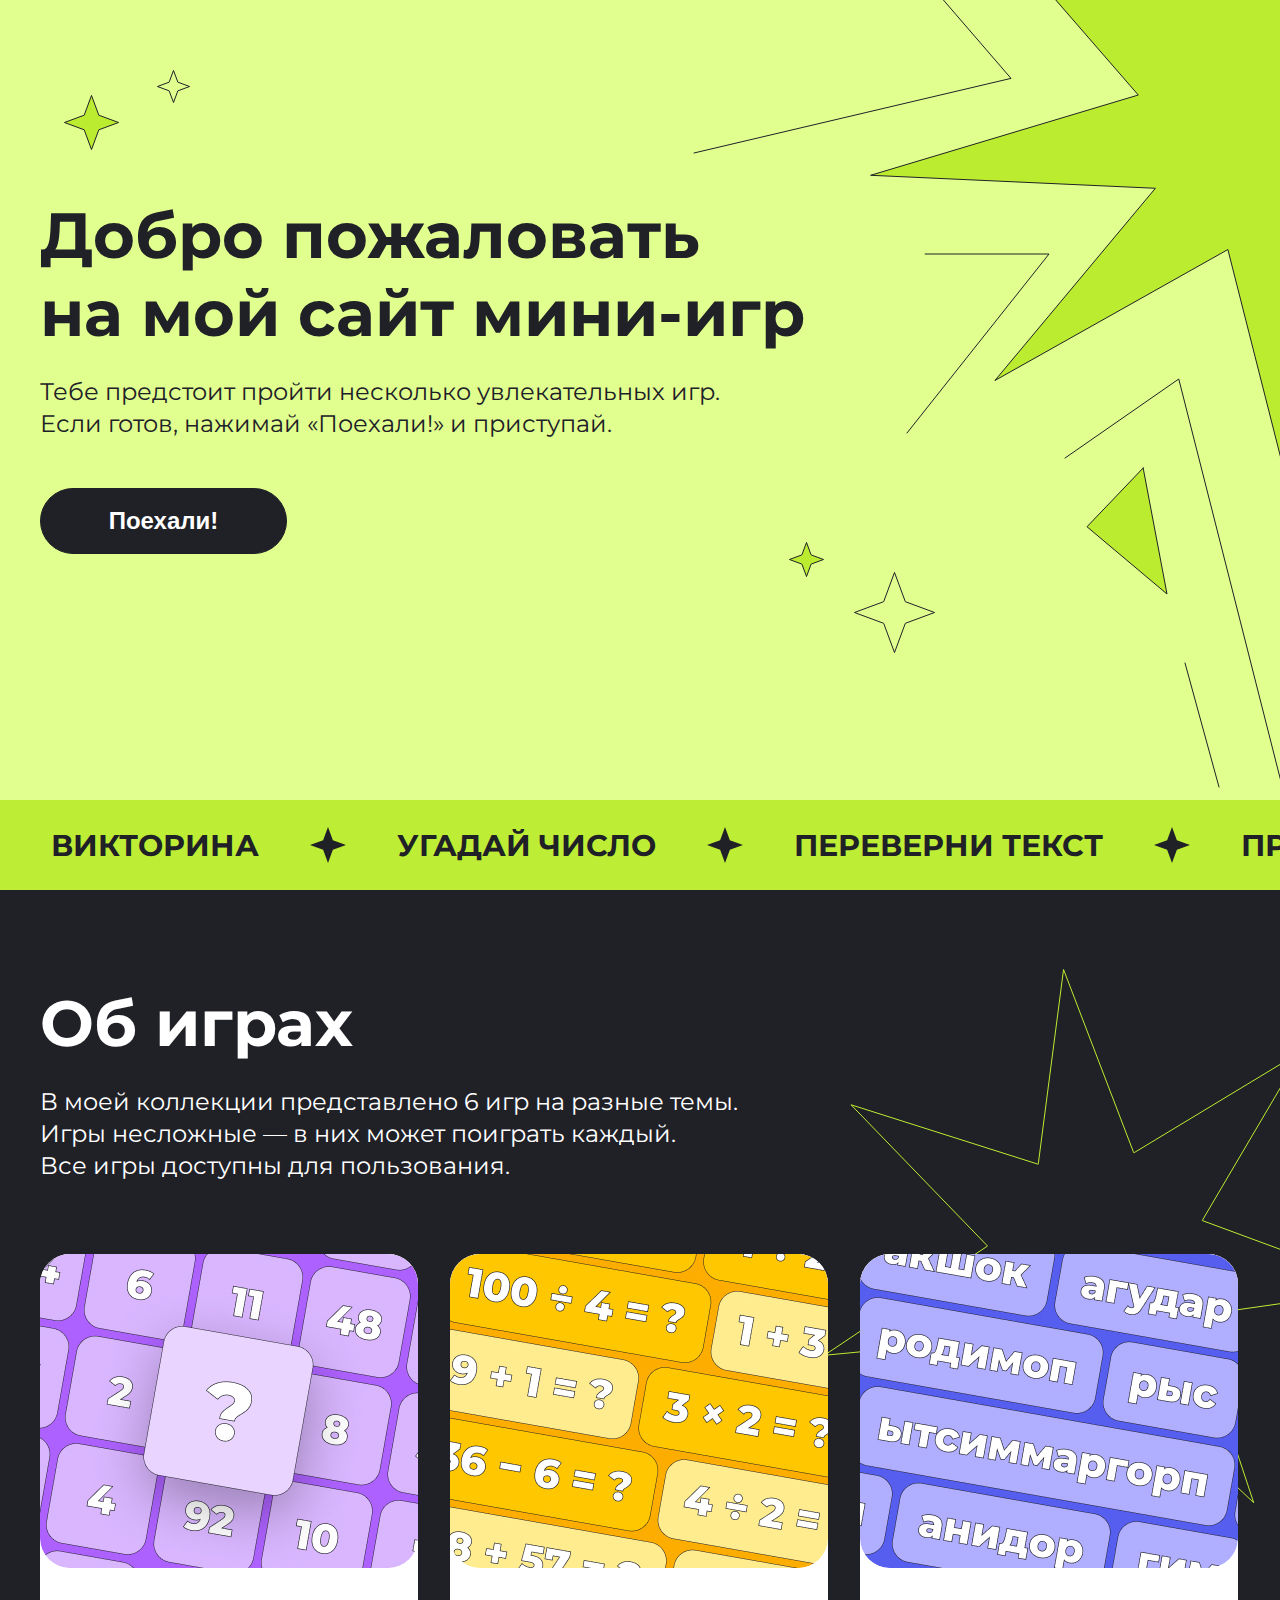
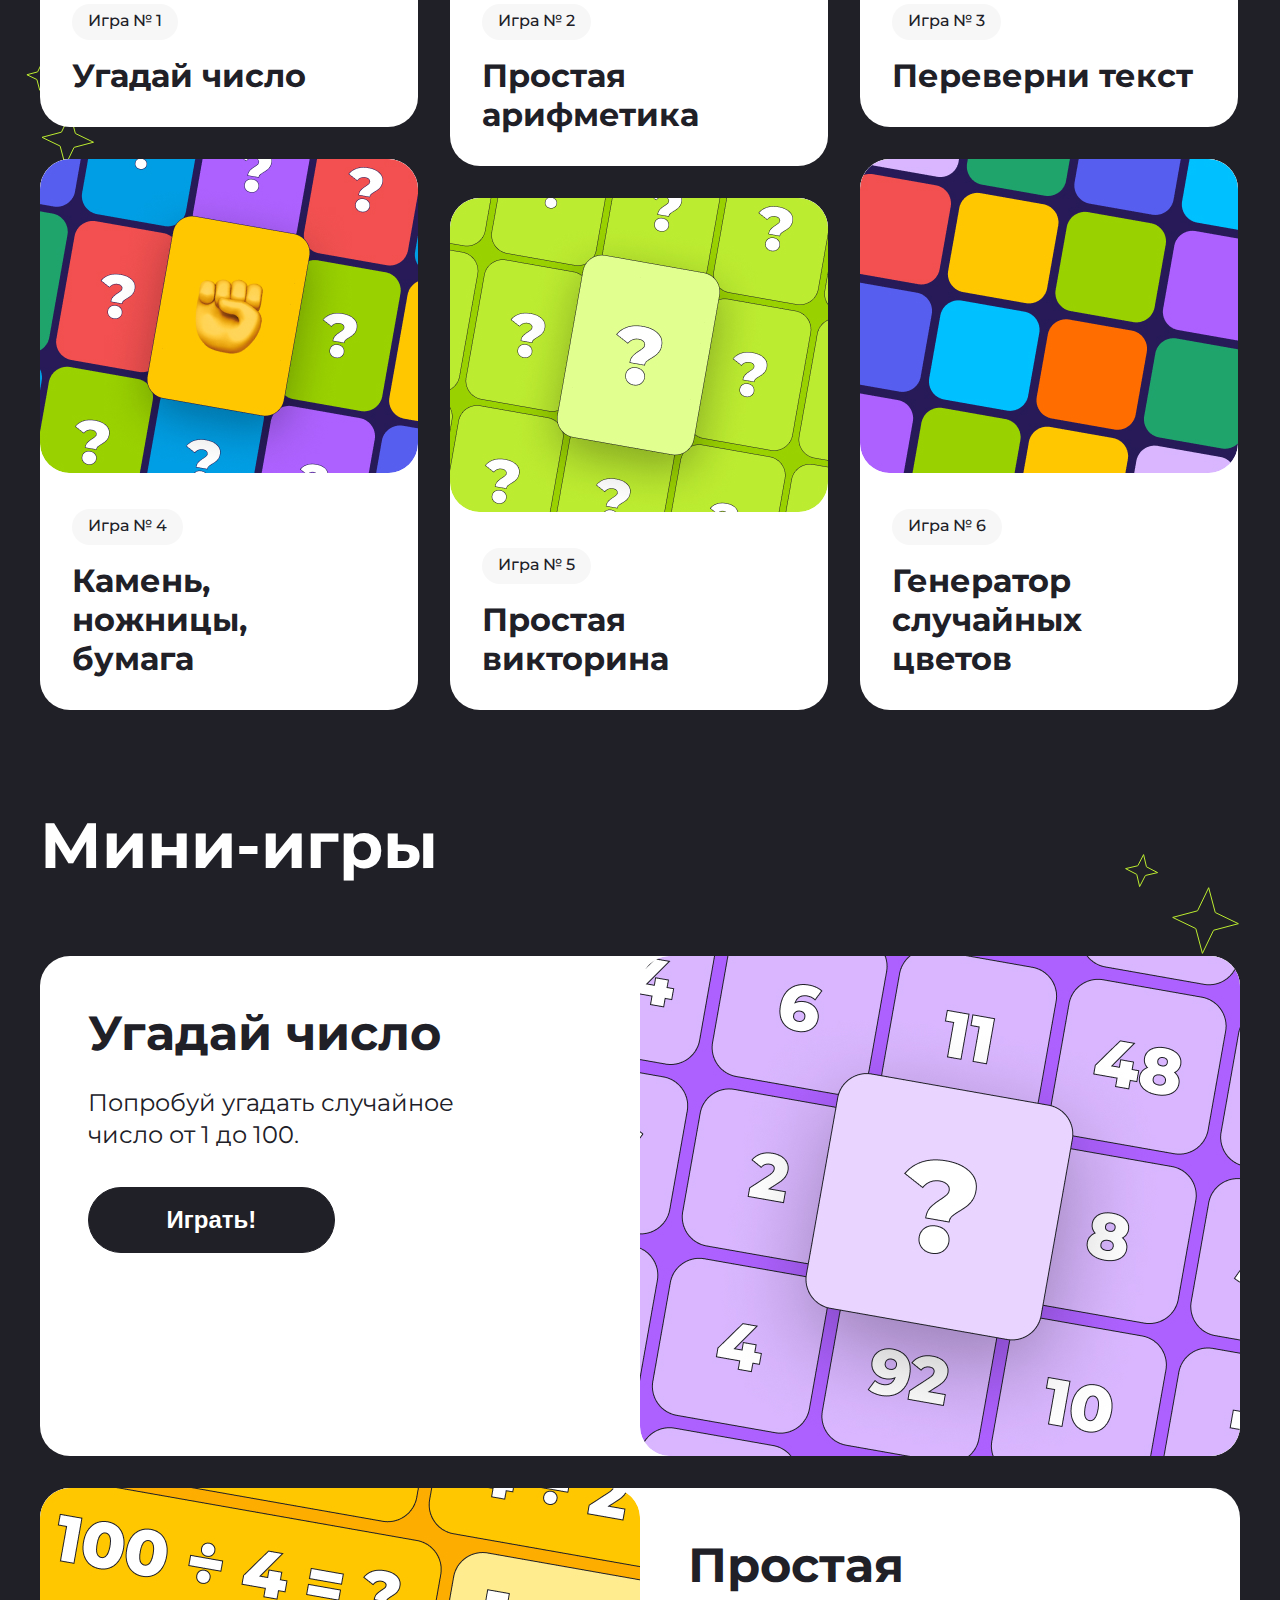
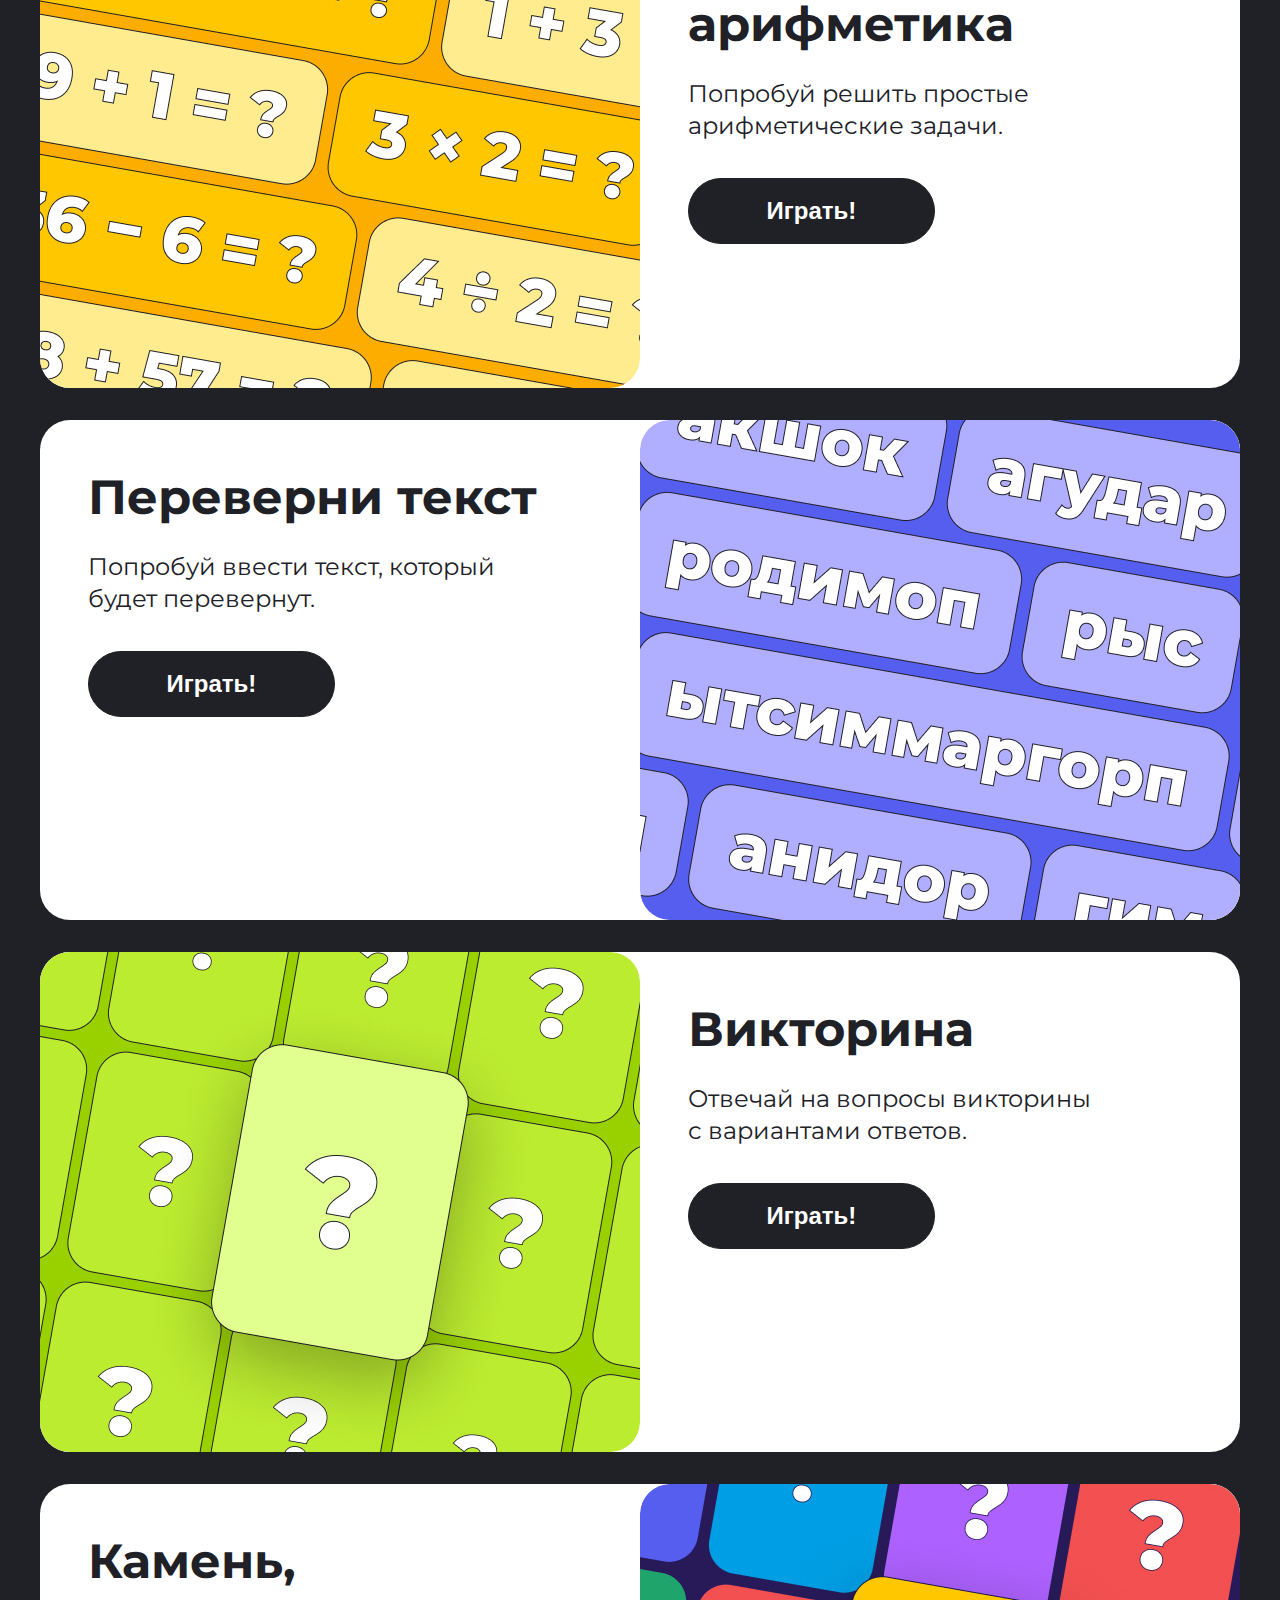
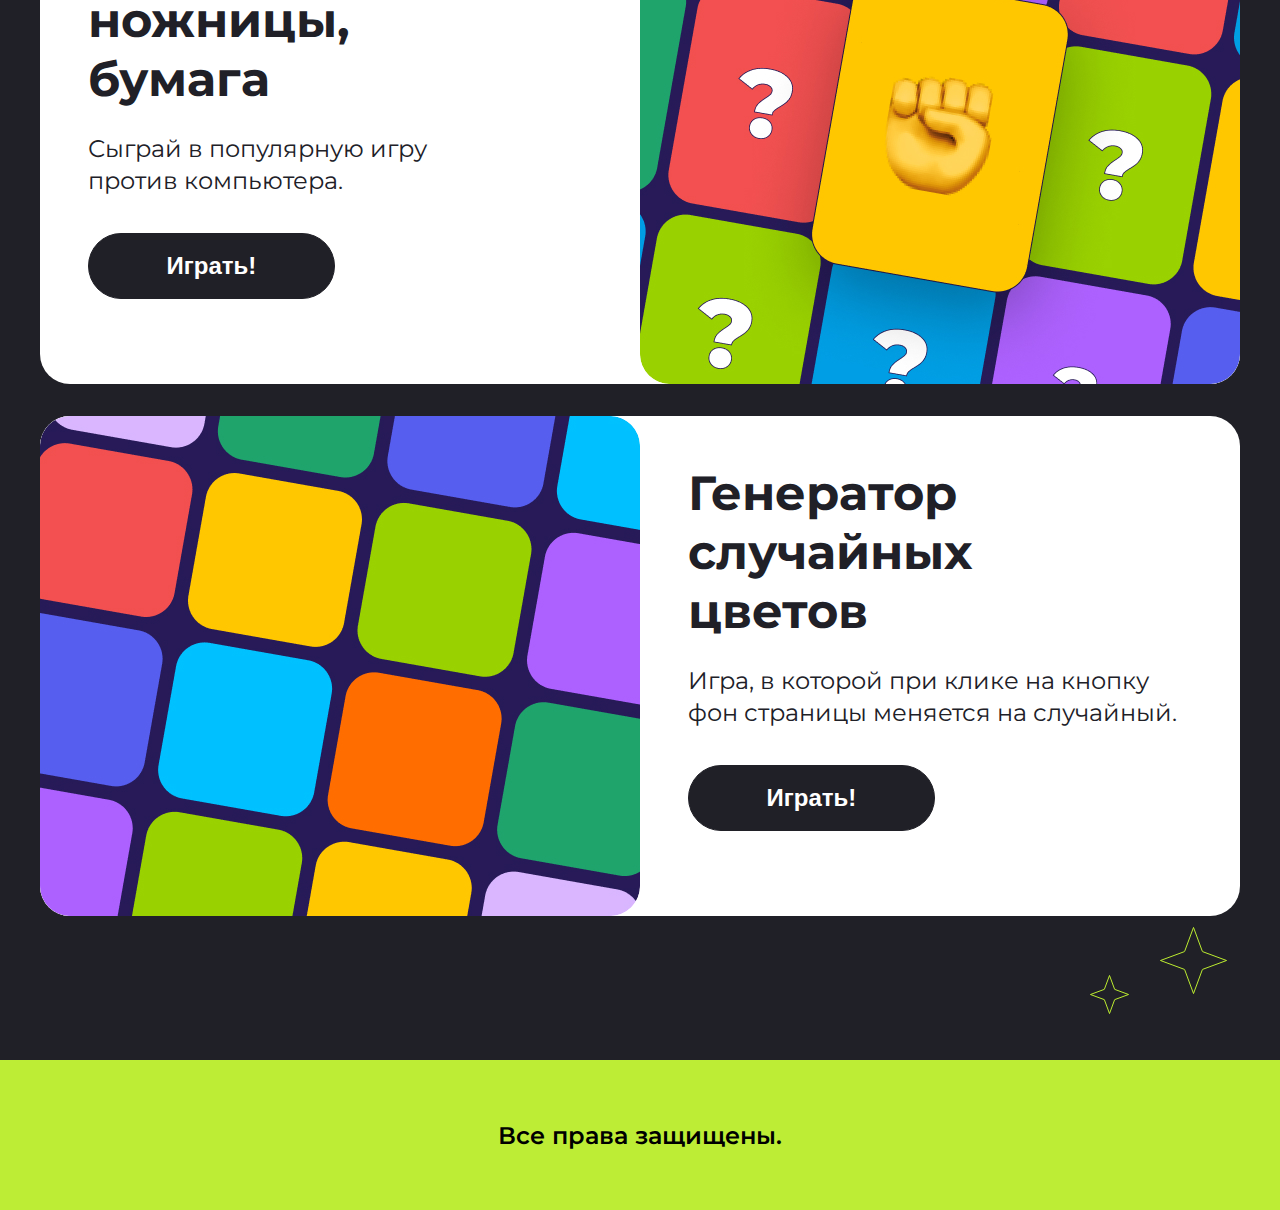
<file: index.html>
<!DOCTYPE html>
<html lang="en">

<head>
    <meta charset="UTF-8">
    <meta name="viewport" content="width=device-width, initial-scale=1.0">
    <title>Document</title>
    <link rel="preconnect" href="https://fonts.googleapis.com">
    <link rel="preconnect" href="https://fonts.gstatic.com" crossorigin>
    <link href="https://fonts.googleapis.com/css2?family=Montserrat:ital,wght@0,100..900;1,100..900&display=swap"
        rel="stylesheet">
    <link rel="stylesheet" href="style.css">
</head>

<body>

    <div class="top center">
        <div class="top-content">
            <div class="top-headline">
                <h1 class="top-headline__title">Добро пожаловать на&nbsp;мой сайт мини-игр</h1>
                <p class="top-headline__text">Тебе предстоит пройти несколько увлекательных игр. Если&nbsp;готов,
                    нажимай
                    «Поехали!» и приступай.</p>
            </div>
            <button class="top-button"
                onclick="document.querySelector('.games').scrollIntoView({ behavior: 'smooth'})">Поехали!</button>
        </div>

        <img class="top__star top__star-big" src="img/star-top/star-big.svg" alt="star-big">
        <img class="top__star top__star-mob" src="img/star-top/star-bid-mob.svg" alt="star-mob">
        <img class="top__star top__star-1" src="img/star-top/star-1.svg" alt="star-1">
        <img class="top__star top__star-2" src="img/star-top/star-2.svg" alt="star-2">
        <img class="top__star top__star-3" src="img/star-top/star-3.svg" alt="star-3">
        <img class="top__star top__star-4" src="img/star-top/star-4.svg" alt="star-4">
    </div>

    <div class="tape">
        <div class="tape__total">
            <h1 class="tape__text">ВИКТОРИНА</h1>
            <img class="tape__img" src="img/star-tape.svg" alt="star-tape">

            <h1 class="tape__text">УГАДАЙ&nbsp;ЧИСЛО</h1>
            <img class="tape__img" src="img/star-tape.svg" alt="star-tape">

            <h1 class="tape__text">ПЕРЕВЕРНИ&nbsp;ТЕКСТ</h1>
            <img class="tape__img" src="img/star-tape.svg" alt="star-tape">

            <h1 class="tape__text">ПРОСТАЯ&nbsp;АРИФМЕТИКА</h1>
            <img class="tape__img" src="img/star-tape.svg" alt="star-tape">

            <h1 class="tape__text">КАМЕНЬ,&nbsp;НОЖНИЦЫ,&nbsp;БУМАГА</h1>
            <img class="tape__img" src="img/star-tape.svg" alt="star-tape">

            <h1 class="tape__text">ГЕНЕРАТОР&nbsp;СЛУЧАЙНЫХ&nbsp;ЧИСЕЛ</h1>
            <img class="tape__img" src="img/star-tape.svg" alt="star-tape">
        </div>
        <div class="tape-double__total">
            <!-- повтор для плавности -->
            <h1 class="tape__text">ВИКТОРИНА</h1>
            <img class="tape__img" src="img/star-tape.svg" alt="star-tape">

            <h1 class="tape__text">УГАДАЙ&nbsp;ЧИСЛО</h1>
            <img class="tape__img" src="img/star-tape.svg" alt="star-tape">

            <h1 class="tape__text">ПЕРЕВЕРНИ&nbsp;ТЕКСТ</h1>
            <img class="tape__img" src="img/star-tape.svg" alt="star-tape">

            <h1 class="tape__text">ПРОСТАЯ&nbsp;АРИФМЕТИКА</h1>
            <img class="tape__img" src="img/star-tape.svg" alt="star-tape">

            <h1 class="tape__text">КАМЕНЬ,&nbsp;НОЖНИЦЫ,&nbsp;БУМАГА</h1>
            <img class="tape__img" src="img/star-tape.svg" alt="star-tape">

            <h1 class="tape__text">ГЕНЕРАТОР&nbsp;СЛУЧАЙНЫХ&nbsp;ЧИСЕЛ</h1>
            <img class="tape__img" src="img/star-tape.svg" alt="star-tape">
        </div>
    </div>



    <div class="games center">
        <div class="games-content">

            <div class="games-description">
                <h1 class="games-description__title">Об играх</h1>
                <p class="games-description__text">В моей коллекции представлено 6 игр на разные темы.
                    Игры&nbsp;несложные — в них может поиграть каждый. Все&nbsp;игры&nbsp;доступны для пользования.</p>
            </div>

            <section class="games__info">
                <div class="games__block">
                    <div class="games__link"
                        onclick="document.querySelector('#game-1').scrollIntoView({ behavior: 'smooth'})">
                        <div class="games__icon games__icon_1">
                            <img src="img/games/game-1.jpg" alt="g-icon" class="games__img">
                            <div class="games-text">
                                <h4 class="games-text__number">Игра № 1</h4>
                                <h2 class="games-text__name">Угадай число</h2>
                            </div>
                        </div>
                    </div>
                    <div class="games__link"
                        onclick="document.querySelector('#game-4').scrollIntoView({ behavior: 'smooth'})">
                        <div class="games__icon games__icon_4">
                            <img src="img/games/game-4.jpg" alt="g-icon" class="games__img">
                            <div class="games-text">
                                <h4 class="games-text__number">Игра № 4</h4>
                                <h2 class="games-text__name">Камень, ножницы, <br>бумага</h2>
                            </div>
                        </div>
                    </div>
                </div>
                <div class="games__block">
                    <div class="games__link"
                        onclick="document.querySelector('#game-2').scrollIntoView({ behavior: 'smooth'})">
                        <div class="games__icon games__icon_2">
                            <img src="img/games/game-2.jpg" alt="g-icon" class="games__img">
                            <div class="games-text">
                                <h4 class="games-text__number">Игра № 2</h4>
                                <h2 class="games-text__name">Простая арифметика</h2>
                            </div>
                        </div>
                    </div>
                    <div class="games__link"
                        onclick="document.querySelector('#game-5').scrollIntoView({ behavior: 'smooth'})">
                        <div class="games__icon games__icon_5">
                            <img src="img/games/game-5.jpg" alt="g-icon" class="games__img">
                            <div class="games-text">
                                <h4 class="games-text__number">Игра № 5</h4>
                                <h2 class="games-text__name">Простая викторина</h2>
                            </div>
                        </div>
                    </div>
                </div>
                <div class="games__block">
                    <div class="games__link"
                        onclick="document.querySelector('#game-3').scrollIntoView({ behavior: 'smooth'})">
                        <div class="games__icon games__icon_3">
                            <img src="img/games/game-3.jpg" alt="g-icon" class="games__img">
                            <div class="games-text">
                                <h4 class="games-text__number">Игра № 3</h4>
                                <h2 class="games-text__name">Переверни текст</h2>
                            </div>
                        </div>
                    </div>
                    <div class="games__link"
                        onclick="document.querySelector('#game-6').scrollIntoView({ behavior: 'smooth'})">
                        <div class="games__icon games__icon_6">
                            <img src="img/games/game-6.jpg" alt="g-icon" class="games__img">
                            <div class="games-text">
                                <h4 class="games-text__number">Игра № 6</h4>
                                <h2 class="games-text__name">Генератор случайных цветов</h2>
                            </div>
                        </div>
                    </div>
                </div>
            </section>
        </div>

        <img class="games__star games__star-big" src="img/star-games/star-big.svg" alt="star-big">
        <img class="games__star games__star-1" src="img/star-games/star-1.svg" alt="star-1">
        <img class="games__star games__star-2" src="img/star-games/star-2.svg" alt="star-2">
    </div>

    <div class="short center">
        <div class="short-content">
            <div class="short-title">
                <h1 class="short-title__text">Мини-игры</h1>
            </div>

            <section class="short-info">
                <div class="short__icon short__icon_1" id="game-1">
                    <img src="img/short/game-1.jpg" alt="g-icon" class="short__img">
                    <div class="short-text">
                        <h2 class="short-text__name">Угадай число</h2>
                        <p class="short-text__text">Попробуй угадать случайное<br>число от 1 до 100.</p>
                        <button class="short-text__button" onclick="gameRandom()">Играть!</button>
                    </div>
                </div>
                <div class="short__icon short__icon_2" id="game-2">
                    <img src="img/short/game-2.jpg" alt="g-icon" class="short__img">
                    <div class="short-text">
                        <h2 class="short-text__name">Простая арифметика</h2>
                        <p class="short-text__text">Попробуй решить простые арифметические задачи.</p>
                        <button class="short-text__button" onclick="gameArithmetic()">Играть!</button>
                    </div>
                </div>
                <div class="short__icon short__icon_1" id="game-3">
                    <img src="img/short/game-3.jpg" alt="g-icon" class="short__img">
                    <div class="short-text">
                        <h2 class="short-text__name">Переверни текст</h2>
                        <p class="short-text__text">Попробуй ввести текст, который будет&nbsp;перевернут.</p>
                        <button class="short-text__button" onclick="gameText()">Играть!</button>
                    </div>
                </div>
                <div class="short__icon short__icon_2" id="game-5">
                    <img src="img/short/game-4.jpg" alt="g-icon" class="short__img">
                    <div class="short-text">
                        <h2 class="short-text__name">Викторина</h2>
                        <p class="short-text__text">Отвечай на вопросы викторины с&nbsp;вариантами ответов.</p>
                        <button class="short-text__button" onclick="gameQuiz()">Играть!</button>
                    </div>
                </div>
                <div class="short__icon short__icon_1" id="game-4">
                    <img src="img/short/game-5.jpg" alt="g-icon" class="short__img">
                    <div class="short-text">
                        <h2 class="short-text__name">Камень, <br>ножницы, <br>бумага</h2>
                        <p class="short-text__text">Сыграй в популярную игру против&nbsp;компьютера.</p>
                        <button class="short-text__button" onclick="gameRSP()">Играть!</button>
                    </div>
                </div>
                <div class="short__icon short__icon_2" id="game-6">
                    <img src="img/short/game-6.jpg" alt="g-icon" class="short__img">
                    <div class="short-text">
                        <h2 class="short-text__name">Генератор случайных <br>цветов</h2>
                        <p class="short-text__text">Игра, в которой при клике на кнопку фон страницы меняется на
                            случайный.
                        </p>
                        <button class="short-text__button" id="btn-color" onclick="gameColor()">Играть!</button>
                    </div>
                </div>
            </section>
        </div>
        <img class="short__star short__star-1" src="img/star-short/star-1.svg" alt="star-1">
        <img class="short__star short__star-2" src="img/star-short/star-2.svg" alt="star-2">
        <img class="short__star short__star-3" src="img/star-short/star-3.svg" alt="star-3">
        <img class="short__star short__star-4" src="img/star-short/star-4.svg" alt="star-4">

        <script src="games.js"></script>

    </div>
    <footer class="footer center">
        <h1 class="footer-title">Все права защищены.</h1>
    </footer>
</body>

</html>
</file>
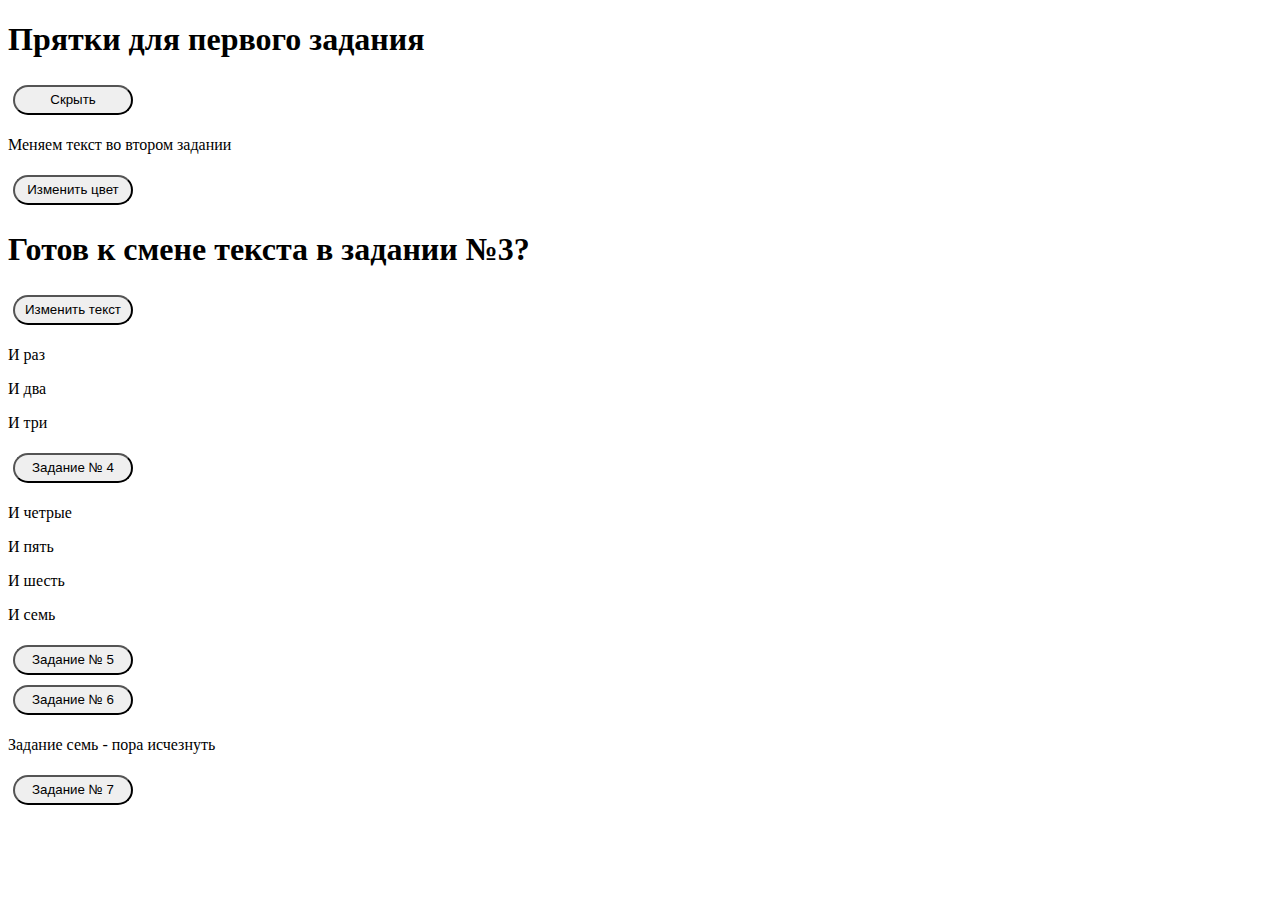
<file: index-hw-9.html>
<!DOCTYPE html>
<html lang="en">

<head>
    <meta charset="UTF-8">
    <meta name="viewport" content="width=device-width, initial-scale=1.0">
    <title>Document</title>
    <style>
        .h1-hidden {
            display: none;
        }
        .btn {
            width: 120px;
            height: 30px;
            border-radius: 30px;
            margin: 5px;
        }


    </style>
</head>

<body>
    <div>
        <h1 class="h1">Прятки для первого задания</h1>
        <button id="btn-one" class="btn">Скрыть</button>
    </div>
    <div>
        <p>Меняем текст во втором задании</p>
        <button id="btn-two" class="btn">Изменить цвет</button>
    </div>
    <div>
        <h1 id="h1">Готов к смене текста в задании №3?</h1>
        <button id="btn-three" class="btn">Изменить текст</button>
    </div>
    <div>
        <p class="description">И раз</p>
        <p class="description">И два</p>
        <p class="description">И три</p>
    
        <button id="btn-four" class="btn">Задание № 4</button>
    </div>
    <div>
        <p class="description-none">И четрые</p>
        <p class="description">И пять</p>
        <p class="description-none">И шесть</p>
        <p class="description">И семь</p>
    
        <button id="btn-five" class="btn">Задание № 5</button>
    </div>
    <div>
        <div id="task-six"></div>
        <button id="btn-six" class="btn">Задание № 6</button>
    </div>
    <div>
        <p id="p">Задание семь - пора исчезнуть</p>
        <button id="btn-seven" class="btn">Задание № 7</button>
    </div>

    <script>
        const taskOne = document.querySelector('h1');
        const btnOne = document.querySelector('#btn-one');
        btnOne.addEventListener('click', () => {
            taskOne.classList.toggle('h1-hidden');
        })

        const taskTwo = document.querySelector('p');
        const btnTwo = document.querySelector('#btn-two');
        btnTwo.addEventListener('click', () => {
            taskTwo.style.color = 'blue';
        })

        const taskThree = document.querySelector('#h1');   //для наглядности сделано через id к конкретному заголовку
        const btnThree = document.querySelector('#btn-three');
        btnThree.addEventListener('click', () => {
            taskThree.textContent = 'Привет, мир!';
        })

        const taskFour = document.querySelectorAll('.description');
        const btnFour = document.querySelector('#btn-four');
        btnFour.addEventListener('click', () => {
            taskFour.forEach(el => {
                el.textContent = 'Измененный текст';
            })
        })
        const taskFive = document.querySelectorAll('.description');
        const btnFive = document.querySelector('#btn-five');
        btnFive.addEventListener('click', () => {
            taskFive.forEach(el => {
                el.textContent = 'Новый текст';
            })
        })

        const taskSix = document.querySelector('body');
        const btnSix = document.querySelector('#btn-six');
        btnSix.addEventListener('click', () => {
            const paragraphSix = document.createElement('p');
            paragraphSix.textContent = 'Новый абзац';
            taskSix.appendChild(paragraphSix);
        })

        const taskSeven = document.querySelector('#p'); //для наглядности сделано через id к конкретному заголовку
        const btnSeven = document.querySelector('#btn-seven');
        btnSeven.addEventListener('click', () => {
            taskSeven.remove();
        })





    </script>

</body>

</html>
</file>
<file: style.css>
* {
  margin: 0;
  padding: 0;
}

.center {
  padding-left: calc(50% - 600px);
  padding-right: calc(50% - 600px);
}

body {
  font-family: "Montserrat", sans-serif;
}

.top {
  height: 800px;
  background-color: #E1FF8F;
  position: relative;
}
.top-content {
  padding-top: 196px;
  width: 768px;
  display: flex;
  flex-direction: column;
  justify-content: flex-start;
  align-items: flex-start;
  gap: 48px;
  position: absolute;
}
.top__star {
  position: absolute;
}
.top__star-big {
  right: 0;
  top: 0;
}
.top__star-mob {
  display: none;
}
.top__star-1 {
  left: 63px;
  top: 94px;
}
.top__star-2 {
  left: 156px;
  top: 69px;
}
.top__star-3 {
  right: 455px;
  bottom: 222px;
}
.top__star-4 {
  right: 344px;
  bottom: 146px;
}
.top-headline__title {
  color: #202027;
  font-size: 64px;
  font-weight: 700;
  line-height: 78px;
  padding-bottom: 24px;
  max-width: 768px;
}
.top-headline__text {
  color: #202027;
  font-size: 24px;
  font-weight: 400;
  line-height: 32px;
}
.top-button {
  color: #fff;
  font-size: 24px;
  font-weight: 600;
  line-height: 141.69%;
  width: 247px;
  height: 66px;
  box-sizing: border-box;
  border: 1px solid #202027;
  border-radius: 60px;
  background: #202027;
  transition: all 0.3s;
}
.top-button:hover {
  color: #202027;
  background-color: #fff;
  border: 1px solid #000;
}

@keyframes scroll {
  from {
    transform: translateX(100%);
  }
  to {
    transform: translateX(-100%);
  }
}
@keyframes scrollDouble {
  from {
    transform: translateX(0%);
  }
  to {
    transform: translateX(-200%);
  }
}
.tape {
  max-width: 100%;
  background-color: #BDED35;
  overflow-x: hidden;
  display: flex;
  height: 90px;
}
.tape__total {
  position: relative;
  background-color: #BDED35;
  display: flex;
  flex-direction: row;
  justify-content: space-around;
  align-items: center;
  white-space: nowrap;
  animation: scroll 20s linear infinite;
  animation-delay: -20s;
}
.tape-double__total {
  position: relative;
  background-color: #BDED35;
  display: flex;
  flex-direction: row;
  justify-content: space-around;
  align-items: center;
  white-space: nowrap;
  animation: scrollDouble 20s linear infinite;
  animation-delay: -10s;
}
.tape__text {
  padding-top: 27px;
  padding-bottom: 27px;
  padding-left: 51px;
  padding-right: 51px;
  color: #202027;
  font-size: 30px;
  font-weight: 700;
  line-height: 110%;
}

.games {
  background-color: #202027;
  box-sizing: border-box;
  position: relative;
  height: 1470px;
}
.games-content {
  position: absolute;
  z-index: 1;
}
.games__star {
  position: absolute;
}
.games__star-big {
  right: 0;
  top: 77px;
}
.games__star-1 {
  left: 25px;
  top: 770px;
}
.games__star-2 {
  left: 40px;
  top: 822px;
}
.games-description {
  padding-top: 94px;
  padding-bottom: 72px;
  display: flex;
  flex-direction: column;
  justify-content: flex-start;
  align-items: flex-start;
  gap: 24px;
}
.games-description__title {
  color: #fff;
  font-size: 64px;
  font-weight: 700;
  line-height: 78px;
}
.games-description__text {
  width: 788px;
  color: #fff;
  font-size: 24px;
  font-weight: 400;
  line-height: 32px;
}
.games-mini {
  display: none;
}
.games__info {
  box-sizing: border-box;
  display: flex;
  flex-wrap: wrap;
  justify-content: center;
  -moz-column-gap: 32px;
       column-gap: 32px;
}
.games__block {
  display: flex;
  row-gap: 32px;
  flex-direction: column;
}
.games__block-mob {
  display: none;
}
.games__link {
  display: block;
  text-decoration: none;
}
.games__icon {
  background-color: #fff;
  border-radius: 30px;
  transition: all 0.5s;
}
.games__icon_1 {
  height: 473px;
}
.games__icon_2 {
  height: 512px;
}
.games__icon_3 {
  height: 473px;
}
.games__icon_4 {
  height: 551px;
}
.games__icon_5 {
  height: 512px;
}
.games__icon_6 {
  height: 551px;
}
.games__icon:hover {
  transform: scale(1.1);
}
.games__img {
  border-radius: 30px;
  height: 314px;
}
.games-text {
  width: 314px;
  padding: 32px 32px 36px 32px;
  text-decoration: none;
}
.games-text__number {
  color: #202027;
  font-size: 16px;
  font-weight: 500;
  line-height: 110%;
  margin-bottom: 16px;
  padding: 8px 16px 10px 16px;
  width: -moz-fit-content;
  width: fit-content;
  background-color: #f7f7f7;
  border-radius: 52.82px;
}
.games-text__name {
  color: #202027;
  font-size: 32px;
  font-weight: 700;
  line-height: 39px;
}

.short {
  height: 3500px;
  background-color: #202027;
  box-sizing: border-box;
  position: relative;
}
.short-content {
  position: absolute;
  z-index: 1;
}
.short__star {
  position: absolute;
}
.short__star-1 {
  right: 120px;
  top: 93px;
}
.short__star-2 {
  right: 40px;
  top: 126px;
}
.short__star-3 {
  right: 150px;
  bottom: 45px;
}
.short__star-4 {
  right: 52px;
  bottom: 65px;
}
.short-title {
  padding-top: 46px;
  padding-bottom: 72px;
}
.short-title__text {
  color: #fff;
  font-size: 64px;
  font-weight: 700;
  line-height: 78px;
}
.short-info {
  box-sizing: border-box;
  display: flex;
  gap: 32px;
  flex-direction: column;
}
.short__icon {
  width: 1200px;
  height: 500px;
  display: flex;
  justify-content: space-between;
  border-radius: 30px;
  background-color: #fff;
}
.short__icon_1 {
  flex-direction: row-reverse;
}
.short__icon_2 {
  flex-direction: row;
}
.short__img {
  border-radius: 30px;
  height: 500px;
  width: 600px;
}
.short-text {
  padding: 48px 48px 48px 48px;
  text-decoration: none;
  width: 504px;
}
.short-text__name {
  color: #202027;
  font-size: 48px;
  font-weight: 700;
  line-height: 59px;
  padding-bottom: 24px;
}
.short-text__text {
  color: #202027;
  font-size: 24px;
  font-weight: 400;
  line-height: 32px;
}
.short-text__button {
  margin-top: 36px;
  color: #fff;
  font-size: 24px;
  font-weight: 600;
  line-height: 141.69%;
  width: 247px;
  height: 66px;
  box-sizing: border-box;
  border: 1px solid #202027;
  border-radius: 60px;
  background: #202027;
  transition: all 0.3s;
}
.short-text__button:hover {
  color: #202027;
  background-color: #fff;
  border: 1px solid #000;
}

.footer {
  height: 150px;
  background-color: #BDED35;
  display: flex;
  align-items: center;
  justify-content: center;
}
.footer-title {
  color: #000;
  font-size: 24px;
  font-weight: 600;
  line-height: 29px;
}

@media (max-width: 767px) {
  .center {
    padding-left: 16px;
    padding-right: 16px;
  }
  .top-content {
    width: 343px;
    display: flex;
    flex-direction: column;
    align-items: center;
  }
  .top__star {
    position: absolute;
  }
  .top__star-big {
    display: none;
  }
  .top__star-mob {
    display: block;
    right: 0;
    top: 0;
  }
  .top__star-1 {
    width: 35px;
    height: 35px;
    left: 38px;
    top: 97px;
  }
  .top__star-2 {
    width: 21px;
    height: 21px;
    left: 92px;
    top: 64px;
  }
  .top__star-3 {
    width: 18px;
    height: 18px;
    right: 86px;
    bottom: 125px;
  }
  .top__star-4 {
    width: 39px;
    height: 41px;
    right: 34px;
    bottom: 79px;
  }
  .top-headline__title {
    font-size: 40px;
    font-weight: 700;
    line-height: 49px;
    text-align: center;
  }
  .top-headline__text {
    font-size: 16px;
    font-weight: 400;
    line-height: 20px;
    text-align: center;
  }
  .top-button {
    font-size: 16px;
    font-weight: 600;
    line-height: 141.69%;
    width: 285px;
    height: 55px;
  }
  .tape {
    height: 51.34px;
  }
  .tape__text {
    padding-top: 17px;
    padding-bottom: 17px;
    padding-left: 27.4px;
    padding-right: 27.4px;
    font-size: 16px;
  }
  .games {
    display: none;
  }
  .short {
    height: 3740px;
    display: flex;
    justify-content: center;
    align-items: center;
  }
  .short-title {
    padding-top: 48px;
    padding-bottom: 48px;
  }
  .short-title__text {
    width: 250px;
    color: #fff;
    font-size: 40px;
    font-weight: 700;
    line-height: 49px;
  }
  .short-info {
    display: flex;
    flex-direction: column;
    flex-wrap: wrap;
    row-gap: 24px;
  }
  .short__icon {
    height: auto;
    width: 343px;
  }
  .short__icon_1 {
    flex-direction: column;
  }
  .short__icon_2 {
    flex-direction: column;
  }
  .short-text {
    width: 284.93px;
    padding: 29.04px 29.04px 32.67px 29.04px;
  }
  .short-text__name {
    font-size: 32px;
    line-height: 39px;
    padding-bottom: 16px;
  }
  .short-text__text {
    color: #000;
    font-size: 16px;
    font-weight: 400;
    line-height: 20px;
  }
  .short-text__button {
    margin-top: 32px;
    color: #fff;
    font-size: 16px;
    font-weight: 600;
    line-height: 141.69%;
    width: 285px;
    height: 55px;
    box-sizing: border-box;
    border: 1px solid #202027;
    border-radius: 60px;
    background: #202027;
    transition: all 0.3s;
  }
  .short-text__button:hover {
    color: #202027;
    background-color: #fff;
    border: 1px solid #000;
  }
  .short__img {
    width: 100%;
    height: 284.93px;
  }
  .short__star {
    display: none;
  }
  #game-1 {
    height: 528.63px;
  }
  #game-2 {
    height: 567.63px;
  }
  #game-3 {
    height: 567.63px;
  }
  #game-4 {
    height: 606.63px;
  }
  #game-5 {
    height: 528.63px;
  }
  #game-6 {
    height: 626.63px;
  }
  .footer {
    height: 100px;
  }
  .footer-title {
    font-size: 16px;
    line-height: 20px;
  }
}/*# sourceMappingURL=style.css.map */
</file>
